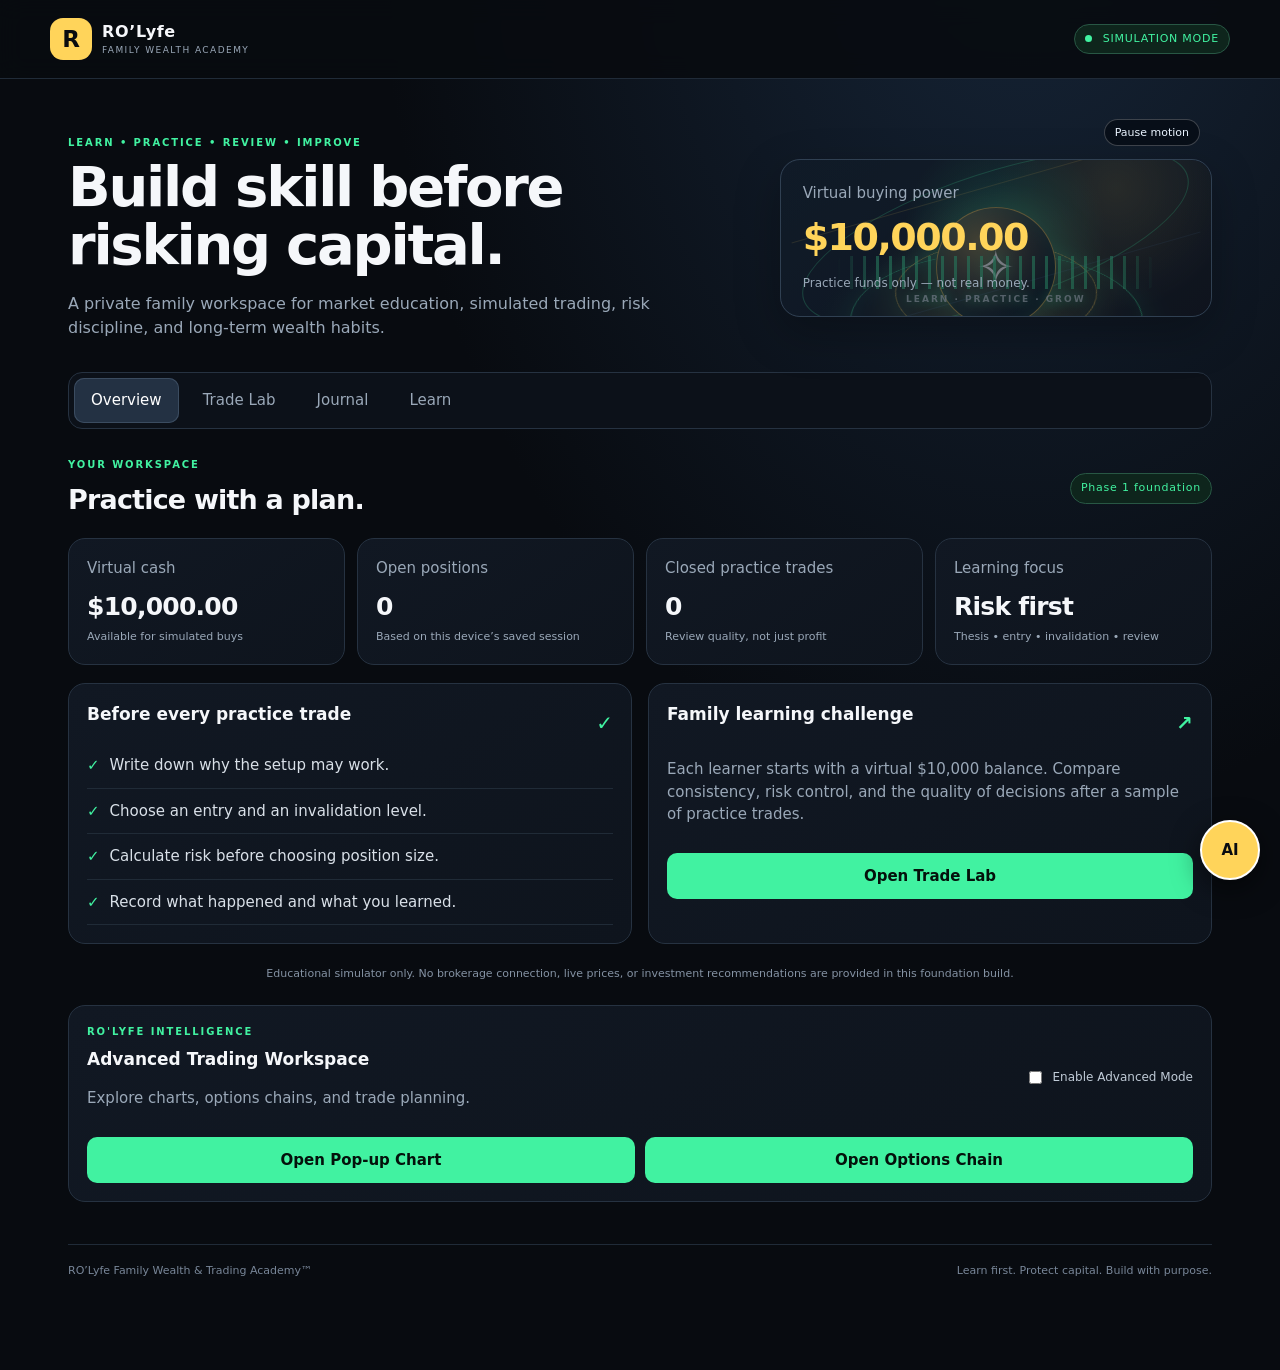
<file: index.html>
<!doctype html>
<html lang="en">
<head>
  <meta charset="utf-8">
  <meta name="viewport" content="width=device-width, initial-scale=1">
  <meta name="theme-color" content="#080b10">
  <title>RO’Lyfe Family Wealth & Trading Academy™</title>
  <link rel="stylesheet" href="css/styles.css">
  <link rel="stylesheet" href="rol-engine-identity.css?v=20261113-1">
  <script src="https://rolrichman.github.io/rolyfe-personal-trading-desk/shared/rolyfe-global-tools.js?v=20261115-5" defer></script>
<script src="https://rolrichman.github.io/rolyfe-personal-trading-desk/shared/atlas-local.js?v=20261115-3" defer></script>
<script src="https://rolrichman.github.io/rolyfe-personal-trading-desk/shared/atlas-universal.js?v=20261115-2" defer></script>
</head>
<body>
  <header class="topbar">
    <a class="brand" href="#" aria-label="RO’Lyfe Academy home">
      <span class="brand-mark">R</span>
      <span><strong>RO’Lyfe</strong><small>FAMILY WEALTH ACADEMY</small></span>
    </a>
    <span class="mode-pill"><span class="dot"></span> SIMULATION MODE</span>
  </header>

  <main class="shell">
    <section class="hero rol-engine-hero" data-rol-engine="wealth">
      <div>
        <p class="eyebrow">LEARN • PRACTICE • REVIEW • IMPROVE</p>
        <h1>Build skill before risking capital.</h1>
        <p class="hero-copy">A private family workspace for market education, simulated trading, risk discipline, and long-term wealth habits.</p>
      </div>
      <div class="hero-card"><div class="rol-engine-visual" aria-hidden="true"><span class="rol-visual-halo"></span><span class="rol-visual-ring"></span><span class="rol-visual-ring ring-two"></span><span class="rol-visual-core" data-mark="✧"></span><span class="rol-visual-signal"></span><span class="rol-visual-caption">LEARN · PRACTICE · GROW</span></div>
        <span class="muted">Virtual buying power</span>
        <strong id="balanceDisplay">$10,000.00</strong>
        <span class="small-note">Practice funds only — not real money.</span>
      </div>
    <button class="rol-motion-toggle" type="button" data-rol-motion-toggle aria-pressed="false">Pause motion</button>
</section>

    <nav class="tabs" aria-label="Main sections">
      <button class="tab active" data-view="overview">Overview</button>
      <button class="tab" data-view="simulator">Trade Lab</button>
      <button class="tab" data-view="journal">Journal</button>
      <button class="tab" data-view="learn">Learn</button>
    </nav>

    <section class="view active" id="view-overview">
      <div class="section-heading">
        <div><p class="eyebrow">YOUR WORKSPACE</p><h2>Practice with a plan.</h2></div>
        <span class="tag">Phase 1 foundation</span>
      </div>
      <div class="metric-grid">
        <article class="metric-card"><span class="muted">Virtual cash</span><strong id="cashMetric">$10,000.00</strong><small>Available for simulated buys</small></article>
        <article class="metric-card"><span class="muted">Open positions</span><strong id="positionsMetric">0</strong><small>Based on this device’s saved session</small></article>
        <article class="metric-card"><span class="muted">Closed practice trades</span><strong id="tradesMetric">0</strong><small>Review quality, not just profit</small></article>
        <article class="metric-card"><span class="muted">Learning focus</span><strong>Risk first</strong><small>Thesis • entry • invalidation • review</small></article>
      </div>

      <div class="two-col">
        <article class="panel">
          <div class="panel-title"><h3>Before every practice trade</h3><span class="icon">✓</span></div>
          <ul class="checklist">
            <li>Write down why the setup may work.</li>
            <li>Choose an entry and an invalidation level.</li>
            <li>Calculate risk before choosing position size.</li>
            <li>Record what happened and what you learned.</li>
          </ul>
        </article>
        <article class="panel">
          <div class="panel-title"><h3>Family learning challenge</h3><span class="icon">↗</span></div>
          <p class="muted">Each learner starts with a virtual $10,000 balance. Compare consistency, risk control, and the quality of decisions after a sample of practice trades.</p>
          <button class="primary-btn" data-jump="simulator">Open Trade Lab</button>
        </article>
      </div>
      <p class="disclaimer">Educational simulator only. No brokerage connection, live prices, or investment recommendations are provided in this foundation build.</p>
    </section>

    <section class="view" id="view-simulator">
      <div class="section-heading"><div><p class="eyebrow">VIRTUAL EXECUTION</p><h2>Trade Lab</h2></div><span class="tag">No real orders</span></div>
      <div class="two-col">
        <article class="panel">
          <h3>Record a simulated stock trade</h3>
          <form id="tradeForm">
            <label for="symbol">Ticker symbol</label>
            <input id="symbol" name="symbol" placeholder="e.g. AAPL" maxlength="10" required>
            <div class="field-row">
              <div><label for="side">Action</label><select id="side"><option value="buy">Buy / Open long</option><option value="sell">Sell / Close position</option></select></div>
              <div><label for="shares">Shares</label><input id="shares" type="number" min="1" step="1" value="1" required></div>
            </div>
            <label for="price">Practice price ($)</label>
            <input id="price" type="number" min="0.01" step="0.01" placeholder="Enter a hypothetical price" required>
            <div class="field-row">
              <div><label for="stop">Invalidation / stop ($)</label><input id="stop" type="number" min="0.01" step="0.01" placeholder="Optional"></div>
              <div><label for="riskPct">Risk budget (%)</label><input id="riskPct" type="number" min="0.1" max="5" step="0.1" value="1"></div>
            </div>
            <label for="thesis">Trade thesis and plan</label>
            <textarea id="thesis" rows="3" placeholder="What is the setup? What would prove the idea wrong?"></textarea>
            <div class="risk-preview" id="riskPreview">Enter a price and stop to preview estimated risk.</div>
            <button class="primary-btn" type="submit">Record simulated trade</button>
          </form>
        </article>
        <article class="panel">
          <h3>Open practice positions</h3>
          <div id="positionsList" class="empty-state">No open positions yet. Record a simulated buy to begin.</div>
          <div class="rule-box"><strong>Simulation rule</strong><p>This starter uses manually entered hypothetical prices. It does not fetch market data and does not send orders to a broker.</p></div>
        </article>
      </div>
    </section>

    <section class="view" id="view-journal">
      <div class="section-heading"><div><p class="eyebrow">REFLECTION LOOP</p><h2>Trade Journal</h2></div><span class="tag">Saved on this device</span></div>
      <div class="two-col">
        <article class="panel">
          <h3>Daily notes</h3>
          <label for="dailyNotes">What did you learn today?</label>
          <textarea id="dailyNotes" rows="8" placeholder="Market observations, mistakes, good decisions, questions..."></textarea>
          <button id="saveNotes" class="primary-btn" type="button">Save journal notes</button>
          <p class="small-note" id="saveStatus">Notes are stored locally in this browser only.</p>
        </article>
        <article class="panel">
          <h3>Trade history</h3>
          <div id="historyList" class="empty-state">No practice trades recorded yet.</div>
          <button id="resetData" class="danger-btn" type="button">Reset local practice data</button>
        </article>
      </div>
    </section>

    <section class="view" id="view-learn">
      <div class="section-heading"><div><p class="eyebrow">LEARNING CENTER</p><h2>Core lessons</h2></div><span class="tag">Starter curriculum</span></div>
      <div class="lesson-grid">
        <article class="lesson-card"><span class="lesson-num">01</span><h3>Investing vs. trading</h3><p>Understand time horizon, ownership, speculation, and why they should not be confused.</p><span class="lesson-status">Start here</span></article>
        <article class="lesson-card"><span class="lesson-num">02</span><h3>Position sizing</h3><p>Estimate potential loss before deciding how many shares to practice with.</p><span class="lesson-status">Risk basics</span></article>
        <article class="lesson-card"><span class="lesson-num">03</span><h3>Entry and invalidation</h3><p>Define the idea, the entry condition, and the price or condition that disproves it.</p><span class="lesson-status">Plan the trade</span></article>
        <article class="lesson-card"><span class="lesson-num">04</span><h3>Review without hindsight</h3><p>Record the plan before the outcome, then assess whether you followed your rules.</p><span class="lesson-status">Build consistency</span></article>
      </div>
      <div class="rule-box"><strong>Next phases</strong><p>Historical replay with licensed data, options simulation, family learner accounts, shared progress, and eventual connection to the RO’Lyfe Tactical Intelligence Center will be added only after the foundation is tested.</p></div>
    </section>
    <!-- RO'Lyfe Advanced Mode -->
<section class="panel advanced-toolbar">
  <div>
    <p class="eyebrow">RO'LYFE INTELLIGENCE</p>
    <h3>Advanced Trading Workspace</h3>
    <p class="muted">Explore charts, options chains, and trade planning.</p>
  </div>
  <label class="advanced-toggle">
    <input type="checkbox" id="advancedMode">
    Enable Advanced Mode
  </label>
  <div class="advanced-actions">
    <button class="primary-btn" id="openChart" type="button">Open Pop-up Chart</button>
    <button class="primary-btn" id="openOptions" type="button">Open Options Chain</button>
  </div>
</section>

<!-- Floating AI helper -->
<button id="aiLauncher" class="ai-launcher" type="button"
  aria-label="Open RO'Lyfe AI assistant">AI</button>

<section id="aiPanel" class="ai-panel" hidden>
  <div class="ai-header">
    <strong>RO'Lyfe AI Assistant</strong>
    <button id="closeAI" type="button" aria-label="Close assistant">×</button>
  </div>
  <p class="small-note">Educational helper — not financial advice.</p>
  <div id="aiMessages" class="ai-messages" aria-live="polite">
    <p><strong>RO'Lyfe AI:</strong> Ask about risk, position sizing, chart patterns, or your trading journal.</p>
  </div>
  <form id="aiForm">
    <input id="aiQuestion" placeholder="Ask a trading question..." required>
    <button class="primary-btn" type="submit">Ask</button>
  </form>
</section>

<!-- Chart pop-up -->
<dialog id="chartDialog" class="chart-dialog">
  <div class="dialog-heading">
    <h3>Chart Workspace</h3>
    <button id="closeChart" type="button">Close</button>
  </div>
  <label for="chartSymbol">Ticker symbol</label>
  <input id="chartSymbol" value="SPY" maxlength="12">
  <label for="chartTimeframe">Timeframe</label>
  <select id="chartTimeframe">
    <option value="1D">1 Day</option>
    <option value="5D">5 Days</option>
    <option value="1M">1 Month</option>
    <option value="6M">6 Months</option>
    <option value="1Y">1 Year</option>
  </select>
  <button id="loadChart" class="primary-btn" type="button">Load External Chart</button>
  <p class="small-note">The chart opens an external website. Availability and data are controlled by that provider.</p>
</dialog>

<!-- Advanced options -->
<section id="advancedPanel" class="panel advanced-panel" hidden>
  <h3>Advanced Practice Tools</h3>
  <p>Review your planned entry, invalidation level, position size, and maximum hypothetical risk before recording a practice trade.</p>
  <p class="small-note">Options are not simulated in this version. Review an external options chain for educational purposes only.</p>
</section>
    <footer><span>RO’Lyfe Family Wealth & Trading Academy™</span><span>Learn first. Protect capital. Build with purpose.</span></footer>
  </main>
  <script src="js/app.js"></script>
  <script src="js/advanced-ui.js"></script>
<script>(()=>{const root=document.documentElement;document.querySelectorAll('[data-rol-motion-toggle]').forEach(button=>button.addEventListener('click',()=>{const paused=root.classList.toggle('rol-motion-paused');button.setAttribute('aria-pressed',String(paused));button.textContent=paused?'Resume motion':'Pause motion';}));})();</script>

<script>
(() => {
  const SUPABASE_URL = "https://ykmdyfbklvuoseqdjnxy.supabase.co";
  const SUPABASE_ANON = "eyJhbGciOiJIUzI1NiIsInR5cCI6IkpXVCJ9.eyJpc3MiOiJzdXBhYmFzZSIsInJlZiI6InlrbWR5ZmJrbHZ1b3NlcWRqbnh5Iiwicm9sZSI6ImFub24iLCJpYXQiOjE3OTI3ODk5OTQsImV4cCI6MjEwODM2NTk5NH0._YEZj2GSnPcLGXmwgj98V_JzXdJIhTmOFoAH9BSia2I";
  const $ = id => document.getElementById(id);
  const messages = $("aiMessages");
  function appendMessage(role, text) {
    const p=document.createElement("p");
    p.className=role==="assistant"?"ai-response":"ai-question";
    p.textContent=(role==="assistant"?"RO’Lyfe AI: ":"You: ")+text;
    messages.appendChild(p);
    messages.scrollTop=messages.scrollHeight;
    return p;
  }
  $("aiLauncher")?.addEventListener("click",()=>{$("aiPanel").hidden=false;});
  $("closeAI")?.addEventListener("click",()=>{$("aiPanel").hidden=true;});
  $("aiForm")?.addEventListener("submit",async event=>{
    event.preventDefault();
    const question=$("aiQuestion").value.trim();
    if(!question)return;
    $("aiQuestion").value="";
    appendMessage("user",question);
    const pending=appendMessage("assistant","Reviewing the practice account and current learning context…");
    const button=$("aiForm").querySelector("button[type=submit]");
    button.disabled=true;
    try{
      const positions=Array.isArray(window.rolyfeAcademyState?.positions)?window.rolyfeAcademyState.positions:[];
      const context=[
        "RO’Lyfe Family Wealth & Trading Academy.",
        "This is a local educational simulator with a virtual starting balance of $10,000.",
        "The app uses manually entered hypothetical prices, no live data, and no brokerage execution.",
        "Current virtual cash: "+($("cashMetric")?.textContent||"not available")+".",
        "Open simulated positions: "+(positions.length?JSON.stringify(positions):"No positions supplied."),
        "Current ticker: "+($("symbol")?.value||"not selected")+".",
        "Current hypothetical price: "+($("price")?.value||"not supplied")+".",
        "Current stop/invalidation: "+($("stop")?.value||"not supplied")+".",
        "Planned shares: "+($("shares")?.value||"not supplied")+".",
        "Risk budget: "+($("riskPct")?.value||"not supplied")+"%.",
        "No actual holdings or real account balances are connected."
      ].join("\n");
      const language=window.ROLyfeLanguage?.name||localStorage.getItem("rolyfe-ui-language")||"English";
      const response=await fetch(SUPABASE_URL+"/functions/v1/rol-trading-ai",{
        method:"POST",
        headers:{apikey:SUPABASE_ANON,Authorization:"Bearer "+SUPABASE_ANON,"Content-Type":"application/json",Accept:"application/json"},
        body:JSON.stringify({action:"analyze",question,context,sidekickMode:"coach",language}),
        cache:"no-store"
      });
      const payload=await response.json().catch(()=>({}));
      if(!response.ok||!payload.answer)throw new Error(payload.error||"The RO’Lyfe AI service is unavailable.");
      pending.textContent="RO’Lyfe AI: "+payload.answer;
      if(typeof window.ROLyfeSpeak==="function")window.ROLyfeSpeak(payload.answer);
    }catch(error){pending.textContent="RO’Lyfe AI: "+(error.message||"Unable to connect to the AI service.");}
    finally{button.disabled=false;}
  });
  window.addEventListener("rol-global-symbol-change",event=>{
    const raw=String(event.detail?.symbol||"").toUpperCase();
    if(!raw)return;
    const clean=raw.split(":").pop().replace(/-USD$/,"");
    if($("symbol"))$("symbol").value=clean;
    if($("chartSymbol"))$("chartSymbol").value=clean;
  });
  window.addEventListener("rol-language-change",event=>{
    const language=event.detail?.language?.label||event.detail?.language?.name;
    if(language&&$("aiQuestion"))$("aiQuestion").placeholder="Ask a trading question · "+language+"…";
  });
})();
</script>

</body>
</html>
</file>
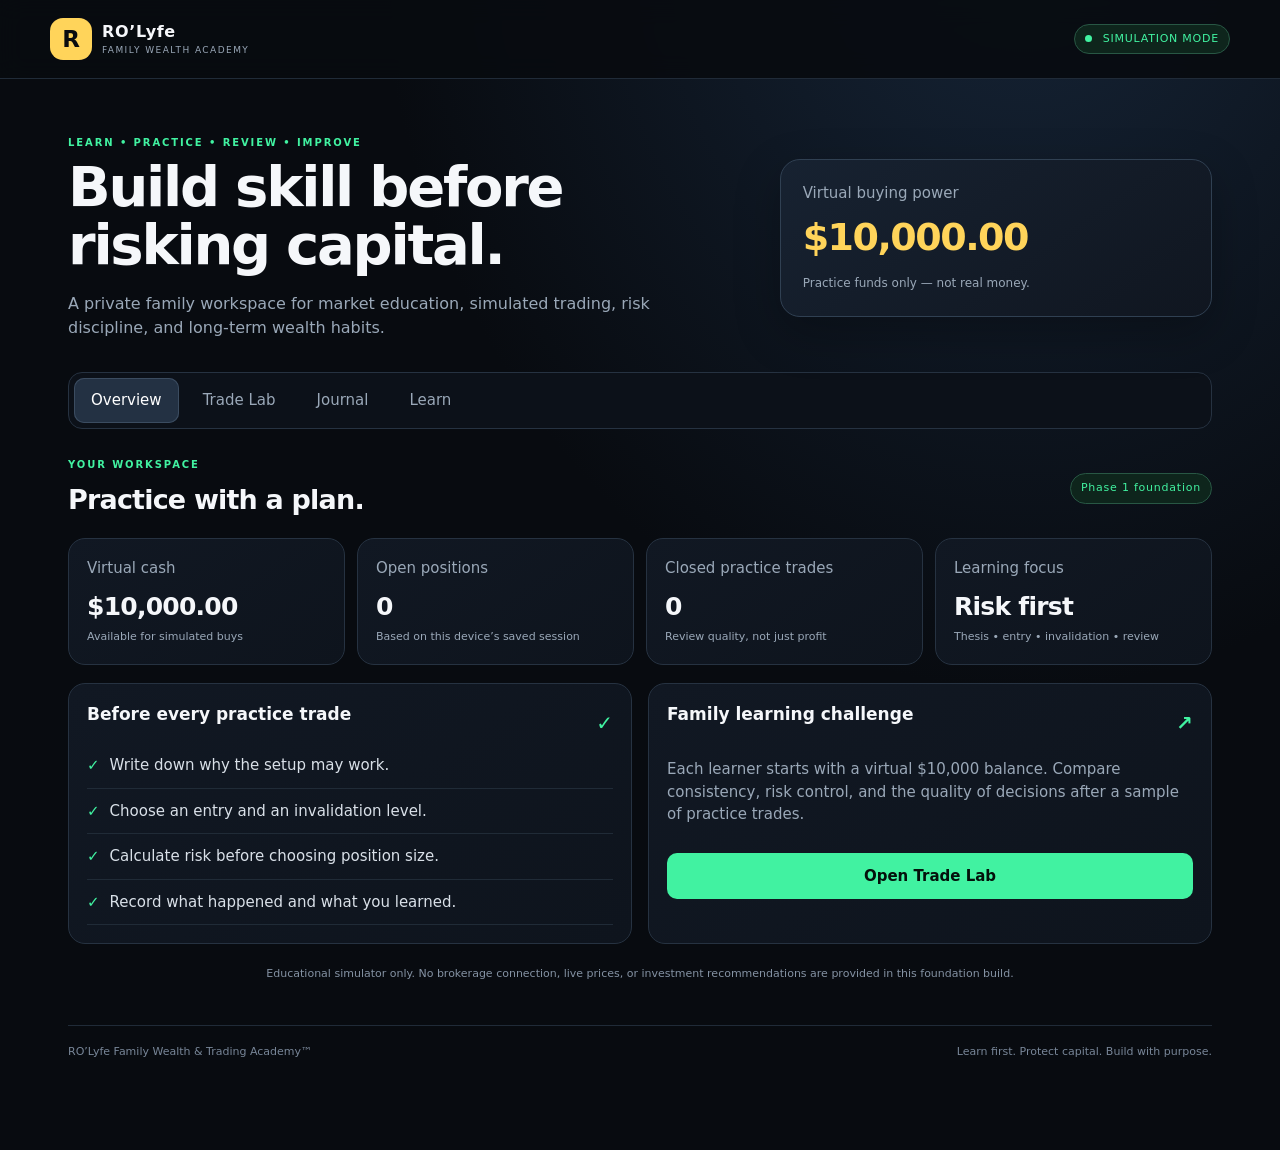
<file: index (9).html>
<!doctype html>
<html lang="en">
<head>
  <meta charset="utf-8">
  <meta name="viewport" content="width=device-width, initial-scale=1">
  <meta name="theme-color" content="#080b10">
  <title>RO’Lyfe Family Wealth & Trading Academy™</title>
  <link rel="stylesheet" href="css/styles.css">
</head>
<body>
  <header class="topbar">
    <a class="brand" href="#" aria-label="RO’Lyfe Academy home">
      <span class="brand-mark">R</span>
      <span><strong>RO’Lyfe</strong><small>FAMILY WEALTH ACADEMY</small></span>
    </a>
    <span class="mode-pill"><span class="dot"></span> SIMULATION MODE</span>
  </header>

  <main class="shell">
    <section class="hero">
      <div>
        <p class="eyebrow">LEARN • PRACTICE • REVIEW • IMPROVE</p>
        <h1>Build skill before risking capital.</h1>
        <p class="hero-copy">A private family workspace for market education, simulated trading, risk discipline, and long-term wealth habits.</p>
      </div>
      <div class="hero-card">
        <span class="muted">Virtual buying power</span>
        <strong id="balanceDisplay">$10,000.00</strong>
        <span class="small-note">Practice funds only — not real money.</span>
      </div>
    </section>

    <nav class="tabs" aria-label="Main sections">
      <button class="tab active" data-view="overview">Overview</button>
      <button class="tab" data-view="simulator">Trade Lab</button>
      <button class="tab" data-view="journal">Journal</button>
      <button class="tab" data-view="learn">Learn</button>
    </nav>

    <section class="view active" id="view-overview">
      <div class="section-heading">
        <div><p class="eyebrow">YOUR WORKSPACE</p><h2>Practice with a plan.</h2></div>
        <span class="tag">Phase 1 foundation</span>
      </div>
      <div class="metric-grid">
        <article class="metric-card"><span class="muted">Virtual cash</span><strong id="cashMetric">$10,000.00</strong><small>Available for simulated buys</small></article>
        <article class="metric-card"><span class="muted">Open positions</span><strong id="positionsMetric">0</strong><small>Based on this device’s saved session</small></article>
        <article class="metric-card"><span class="muted">Closed practice trades</span><strong id="tradesMetric">0</strong><small>Review quality, not just profit</small></article>
        <article class="metric-card"><span class="muted">Learning focus</span><strong>Risk first</strong><small>Thesis • entry • invalidation • review</small></article>
      </div>

      <div class="two-col">
        <article class="panel">
          <div class="panel-title"><h3>Before every practice trade</h3><span class="icon">✓</span></div>
          <ul class="checklist">
            <li>Write down why the setup may work.</li>
            <li>Choose an entry and an invalidation level.</li>
            <li>Calculate risk before choosing position size.</li>
            <li>Record what happened and what you learned.</li>
          </ul>
        </article>
        <article class="panel">
          <div class="panel-title"><h3>Family learning challenge</h3><span class="icon">↗</span></div>
          <p class="muted">Each learner starts with a virtual $10,000 balance. Compare consistency, risk control, and the quality of decisions after a sample of practice trades.</p>
          <button class="primary-btn" data-jump="simulator">Open Trade Lab</button>
        </article>
      </div>
      <p class="disclaimer">Educational simulator only. No brokerage connection, live prices, or investment recommendations are provided in this foundation build.</p>
    </section>

    <section class="view" id="view-simulator">
      <div class="section-heading"><div><p class="eyebrow">VIRTUAL EXECUTION</p><h2>Trade Lab</h2></div><span class="tag">No real orders</span></div>
      <div class="two-col">
        <article class="panel">
          <h3>Record a simulated stock trade</h3>
          <form id="tradeForm">
            <label for="symbol">Ticker symbol</label>
            <input id="symbol" name="symbol" placeholder="e.g. AAPL" maxlength="10" required>
            <div class="field-row">
              <div><label for="side">Action</label><select id="side"><option value="buy">Buy / Open long</option><option value="sell">Sell / Close position</option></select></div>
              <div><label for="shares">Shares</label><input id="shares" type="number" min="1" step="1" value="1" required></div>
            </div>
            <label for="price">Practice price ($)</label>
            <input id="price" type="number" min="0.01" step="0.01" placeholder="Enter a hypothetical price" required>
            <div class="field-row">
              <div><label for="stop">Invalidation / stop ($)</label><input id="stop" type="number" min="0.01" step="0.01" placeholder="Optional"></div>
              <div><label for="riskPct">Risk budget (%)</label><input id="riskPct" type="number" min="0.1" max="5" step="0.1" value="1"></div>
            </div>
            <label for="thesis">Trade thesis and plan</label>
            <textarea id="thesis" rows="3" placeholder="What is the setup? What would prove the idea wrong?"></textarea>
            <div class="risk-preview" id="riskPreview">Enter a price and stop to preview estimated risk.</div>
            <button class="primary-btn" type="submit">Record simulated trade</button>
          </form>
        </article>
        <article class="panel">
          <h3>Open practice positions</h3>
          <div id="positionsList" class="empty-state">No open positions yet. Record a simulated buy to begin.</div>
          <div class="rule-box"><strong>Simulation rule</strong><p>This starter uses manually entered hypothetical prices. It does not fetch market data and does not send orders to a broker.</p></div>
        </article>
      </div>
    </section>

    <section class="view" id="view-journal">
      <div class="section-heading"><div><p class="eyebrow">REFLECTION LOOP</p><h2>Trade Journal</h2></div><span class="tag">Saved on this device</span></div>
      <div class="two-col">
        <article class="panel">
          <h3>Daily notes</h3>
          <label for="dailyNotes">What did you learn today?</label>
          <textarea id="dailyNotes" rows="8" placeholder="Market observations, mistakes, good decisions, questions..."></textarea>
          <button id="saveNotes" class="primary-btn" type="button">Save journal notes</button>
          <p class="small-note" id="saveStatus">Notes are stored locally in this browser only.</p>
        </article>
        <article class="panel">
          <h3>Trade history</h3>
          <div id="historyList" class="empty-state">No practice trades recorded yet.</div>
          <button id="resetData" class="danger-btn" type="button">Reset local practice data</button>
        </article>
      </div>
    </section>

    <section class="view" id="view-learn">
      <div class="section-heading"><div><p class="eyebrow">LEARNING CENTER</p><h2>Core lessons</h2></div><span class="tag">Starter curriculum</span></div>
      <div class="lesson-grid">
        <article class="lesson-card"><span class="lesson-num">01</span><h3>Investing vs. trading</h3><p>Understand time horizon, ownership, speculation, and why they should not be confused.</p><span class="lesson-status">Start here</span></article>
        <article class="lesson-card"><span class="lesson-num">02</span><h3>Position sizing</h3><p>Estimate potential loss before deciding how many shares to practice with.</p><span class="lesson-status">Risk basics</span></article>
        <article class="lesson-card"><span class="lesson-num">03</span><h3>Entry and invalidation</h3><p>Define the idea, the entry condition, and the price or condition that disproves it.</p><span class="lesson-status">Plan the trade</span></article>
        <article class="lesson-card"><span class="lesson-num">04</span><h3>Review without hindsight</h3><p>Record the plan before the outcome, then assess whether you followed your rules.</p><span class="lesson-status">Build consistency</span></article>
      </div>
      <div class="rule-box"><strong>Next phases</strong><p>Historical replay with licensed data, options simulation, family learner accounts, shared progress, and eventual connection to the RO’Lyfe Tactical Intelligence Center will be added only after the foundation is tested.</p></div>
    </section>
    <footer><span>RO’Lyfe Family Wealth & Trading Academy™</span><span>Learn first. Protect capital. Build with purpose.</span></footer>
  </main>
  <script src="js/app.js"></script>
</body>
</html>
</file>
<file: css/styles.css>
:root{--bg:#080b10;--panel:#111823;--panel2:#0d131c;--line:#263241;--text:#f5f7fa;--muted:#9aa8b8;--gold:#ffd45a;--green:#41f2a1;--red:#ff646e;--blue:#76baff}
*{box-sizing:border-box}html{scroll-behavior:smooth}body{margin:0;background:radial-gradient(ellipse at 80% -10%,#162538 0,transparent 45%),var(--bg);color:var(--text);font:15px/1.5 Inter,ui-sans-serif,system-ui,-apple-system,BlinkMacSystemFont,"Segoe UI",sans-serif}
button,input,textarea,select{font:inherit}button{cursor:pointer}.topbar{display:flex;align-items:center;justify-content:space-between;gap:16px;padding:18px max(18px,calc((100vw - 1180px)/2));border-bottom:1px solid #202b38;background:#080b10e8;position:sticky;top:0;z-index:5;backdrop-filter:blur(12px)}
.brand{display:flex;gap:10px;align-items:center;color:var(--text);text-decoration:none}.brand-mark{display:grid;place-items:center;width:42px;height:42px;border-radius:13px;background:var(--gold);color:#0a0c0f;font-size:23px;font-weight:900}.brand strong,.brand small{display:block}.brand strong{font-size:16px;letter-spacing:.04em}.brand small{font-size:9px;color:var(--muted);letter-spacing:.16em}
.mode-pill,.tag{border:1px solid #285744;color:var(--green);background:#0e251c;padding:6px 10px;border-radius:999px;font-size:11px;letter-spacing:.07em;white-space:nowrap}.dot{display:inline-block;width:7px;height:7px;border-radius:50%;background:var(--green);margin-right:6px}
.shell{max-width:1180px;margin:auto;padding:28px 18px 90px}.hero{display:grid;grid-template-columns:1.6fr 1fr;gap:20px;align-items:center;padding:28px 0 32px}.eyebrow{font-size:10px;letter-spacing:.19em;color:var(--green);font-weight:800;margin:0 0 8px}.hero h1{font-size:clamp(32px,5vw,56px);line-height:1.04;letter-spacing:-.04em;max-width:680px;margin:0}.hero-copy{color:var(--muted);max-width:620px;margin:18px 0 0;font-size:16px}.hero-card{background:linear-gradient(145deg,#172231,#101620);border:1px solid #304052;border-radius:20px;padding:22px;box-shadow:0 16px 45px #0004}.hero-card strong{display:block;font-size:clamp(28px,4vw,38px);letter-spacing:-.04em;color:var(--gold);margin:5px 0}.muted,.small-note{color:var(--muted)}.small-note{font-size:12px}.tabs{display:flex;gap:7px;overflow:auto;padding:5px;border:1px solid var(--line);background:#0c1119;border-radius:14px;margin-bottom:28px}.tab{border:0;color:var(--muted);background:transparent;padding:11px 17px;border-radius:10px;white-space:nowrap}.tab.active{background:#233143;color:#fff;box-shadow:inset 0 0 0 1px #3b4c60}.view{display:none}.view.active{display:block}.section-heading{display:flex;align-items:center;justify-content:space-between;gap:12px;margin:0 0 18px}.section-heading h2{font-size:27px;letter-spacing:-.03em;margin:0}.metric-grid{display:grid;grid-template-columns:repeat(4,minmax(0,1fr));gap:12px;margin-bottom:18px}.metric-card,.panel,.lesson-card{background:linear-gradient(145deg,var(--panel),#0e141d);border:1px solid var(--line);border-radius:17px;padding:18px;min-width:0}.metric-card strong{display:block;font-size:25px;margin:8px 0 4px;letter-spacing:-.03em}.metric-card small{display:block;color:var(--muted);font-size:11px}.two-col{display:grid;grid-template-columns:1fr 1fr;gap:16px}.panel h3{font-size:17px;margin:0 0 16px}.panel-title{display:flex;align-items:center;justify-content:space-between}.icon{color:var(--green);font-weight:900;font-size:20px}.checklist{list-style:none;padding:0;margin:0}.checklist li{padding:11px 0;border-bottom:1px solid #202b37;color:#d9e0e8}.checklist li:before{content:"✓";color:var(--green);font-weight:900;margin-right:10px}.primary-btn,.danger-btn{border:0;border-radius:10px;padding:12px 15px;font-weight:800;margin-top:12px;width:100%}.primary-btn{background:var(--green);color:#04110b}.primary-btn:hover{filter:brightness(1.08)}.danger-btn{background:#35191d;color:#ffadb2;border:1px solid #6c2d34}.disclaimer{font-size:11px;color:#8492a3;text-align:center;margin:22px 0}.field-row{display:grid;grid-template-columns:1fr 1fr;gap:12px}label{display:block;font-size:12px;color:#c0cbd7;margin:12px 0 6px}input,textarea,select{width:100%;background:#080d14;border:1px solid #2a3747;border-radius:9px;color:var(--text);padding:11px 12px;outline:none}input:focus,textarea:focus,select:focus{border-color:var(--green);box-shadow:0 0 0 3px #41f2a11a}textarea{resize:vertical}.risk-preview,.rule-box{margin-top:14px;background:#0b1714;border:1px solid #254638;border-radius:12px;padding:13px;color:#b8e9d2;font-size:13px}.rule-box{background:#111823;border-color:#293747;color:var(--muted)}.rule-box strong{color:var(--text)}.rule-box p{margin:6px 0 0}.empty-state{padding:16px;border:1px dashed #344252;border-radius:12px;color:var(--muted);font-size:13px}.position,.history-item{padding:12px 0;border-bottom:1px solid #25303d}.position strong,.history-item strong{display:block}.position small,.history-item small{color:var(--muted)}.lesson-grid{display:grid;grid-template-columns:repeat(4,1fr);gap:12px}.lesson-num{color:var(--green);font-weight:900;font-size:12px;letter-spacing:.12em}.lesson-card h3{font-size:17px;margin:13px 0 7px}.lesson-card p{font-size:13px;color:var(--muted);min-height:76px}.lesson-status{font-size:11px;color:var(--gold)}footer{display:flex;justify-content:space-between;gap:12px;color:#788698;font-size:11px;border-top:1px solid #202b38;padding-top:18px;margin-top:42px}
@media(max-width:760px){.topbar{padding:12px 14px}.brand-mark{width:36px;height:36px}.brand small{font-size:8px}.mode-pill{font-size:9px;padding:5px 7px}.shell{padding:20px 13px 80px}.hero{grid-template-columns:1fr;padding:18px 0 24px;gap:16px}.hero-card{padding:17px}.metric-grid{grid-template-columns:repeat(2,minmax(0,1fr));gap:9px}.metric-card{padding:14px}.metric-card strong{font-size:21px}.two-col{grid-template-columns:1fr}.lesson-grid{grid-template-columns:1fr 1fr}.lesson-card{padding:14px}.lesson-card p{min-height:0}.section-heading h2{font-size:23px}.tag{font-size:9px}.tabs{margin-bottom:22px}.tab{padding:10px 13px}.field-row{gap:9px}footer{flex-direction:column}}
@media(max-width:390px){.mode-pill{max-width:120px;white-space:normal;text-align:center}.lesson-grid{grid-template-columns:1fr}.metric-card strong{font-size:19px}}

/* Advanced workspace styles restored alongside the Phase 1 foundation. */
/* Advanced workspace */
.advanced-toolbar{margin:0 0 22px;display:grid;grid-template-columns:1fr auto;gap:12px;align-items:center}
.advanced-toolbar h3{margin:0 0 5px}
.advanced-toggle{display:flex;align-items:center;gap:8px}
.advanced-toggle input{width:auto}
.advanced-actions{display:flex;gap:10px;grid-column:1/-1}
.advanced-actions button{width:auto;flex:1;margin:0}
.advanced-panel{margin:16px 0}
.ai-launcher{position:fixed;right:20px;bottom:20px;z-index:1000;width:60px;height:60px;border:2px solid #fff;border-radius:50%;background:#ffd45a;color:#080b10;font-weight:900;box-shadow:0 8px 28px #0008}
.ai-panel{position:fixed;right:20px;bottom:92px;z-index:1001;width:min(360px,calc(100vw - 28px));max-height:70vh;overflow:auto;background:#111823;border:1px solid #344252;border-radius:16px;padding:15px;box-shadow:0 15px 45px #000b}
.ai-header,.dialog-heading{display:flex;justify-content:space-between;align-items:center;gap:10px}
.ai-header button,.dialog-heading button{background:#263241;color:white;border:0;border-radius:8px;padding:7px 11px}
.ai-messages{font-size:13px;line-height:1.5;max-height:260px;overflow:auto}
.ai-panel form{display:flex;gap:8px;align-items:center}
.ai-panel form input{min-width:0}
.ai-panel form button{width:auto;white-space:nowrap;margin:0}
.chart-dialog{width:min(520px,calc(100vw - 28px));background:#111823;color:#f5f7fa;border:1px solid #344252;border-radius:16px;padding:20px}
.chart-dialog::backdrop{background:#000b;backdrop-filter:blur(3px)}
.chart-dialog label{margin-top:12px}
.chart-dialog button{margin-top:12px}
@media(max-width:600px){.advanced-toolbar{grid-template-columns:1fr}.advanced-actions{flex-direction:column}.advanced-actions button{width:100%}.ai-launcher{right:14px;bottom:14px;width:54px;height:54px}.ai-panel{right:14px;bottom:78px}}
</file>
<file: rol-engine-identity.css>
/* RO'Lyfe engine identity — contained hero visuals, never a full-page background. */
.rol-engine-hero{position:relative;isolation:isolate}
.rol-engine-hero> :not(.rol-engine-visual):not(.rol-motion-toggle),
.rol-engine-hero .hero-art> :not(.rol-engine-visual),
.rol-engine-hero .hero-panel> :not(.rol-engine-visual),
.rol-engine-hero .hero-card> :not(.rol-engine-visual){position:relative;z-index:1}
.rol-engine-hero .hero-art,.rol-engine-hero .hero-panel,.rol-engine-hero .hero-card{position:relative;isolation:isolate;overflow:hidden}
.rol-engine-visual{position:absolute;inset:0;z-index:0;overflow:hidden;pointer-events:none;border-radius:inherit;opacity:.94;
  background:radial-gradient(circle at 52% 45%,color-mix(in srgb,var(--rol-a) 35%,transparent),transparent 42%),
             radial-gradient(circle at 78% 18%,color-mix(in srgb,var(--rol-b) 23%,transparent),transparent 34%),
             linear-gradient(140deg,#09121d 0%,#0c1621 58%,#10121b 100%)}
.rol-engine-visual:before{content:"";position:absolute;inset:8%;border:1px solid color-mix(in srgb,var(--rol-a) 42%,transparent);border-radius:50%;transform:rotate(-18deg) scaleX(1.12);animation:rol-orbit 26s linear infinite}
.rol-engine-visual:after{content:"";position:absolute;inset:17% 4%;border-top:1px solid color-mix(in srgb,var(--rol-b) 46%,transparent);border-bottom:1px solid color-mix(in srgb,var(--rol-c) 25%,transparent);transform:rotate(-16deg);opacity:.55;animation:rol-drift 9s ease-in-out infinite alternate}
.rol-visual-halo{position:absolute;width:68%;aspect-ratio:1;left:16%;top:10%;border-radius:50%;background:radial-gradient(circle,color-mix(in srgb,var(--rol-b) 26%,transparent),transparent 67%);filter:blur(5px);animation:rol-pulse 4.8s ease-in-out infinite}
.rol-visual-ring{position:absolute;width:68%;aspect-ratio:1;left:16%;top:10%;border:1px solid color-mix(in srgb,var(--rol-a) 70%,transparent);border-radius:50%;box-shadow:0 0 32px color-mix(in srgb,var(--rol-a) 18%,transparent),inset 0 0 24px color-mix(in srgb,var(--rol-a) 12%,transparent);transform:rotateX(62deg) rotateZ(-18deg);animation:rol-orbit 21s linear infinite}
.rol-visual-ring.ring-two{width:47%;left:26.5%;top:20.5%;border-color:color-mix(in srgb,var(--rol-b) 72%,transparent);transform:rotateX(60deg) rotateZ(35deg);animation-duration:15s;animation-direction:reverse}
.rol-visual-core{position:absolute;left:36%;top:30%;width:28%;aspect-ratio:1;display:grid;place-items:center;border-radius:50%;border:1px solid color-mix(in srgb,var(--rol-b) 72%,transparent);background:radial-gradient(circle at 35% 28%,color-mix(in srgb,var(--rol-b) 46%,#172334),#0b1420 70%);box-shadow:0 0 42px color-mix(in srgb,var(--rol-a) 28%,transparent),inset 0 0 22px color-mix(in srgb,var(--rol-a) 18%,transparent);animation:rol-float 5s ease-in-out infinite}
.rol-visual-core:after{content:attr(data-mark);font:800 clamp(22px,4vw,46px)/1 system-ui,sans-serif;color:#fff;text-shadow:0 0 18px var(--rol-a)}
.rol-visual-signal{position:absolute;left:13%;right:13%;bottom:17%;height:21%;opacity:.62;border-radius:8px;background:repeating-linear-gradient(90deg,var(--rol-a) 0 3px,transparent 3px 13px);mask-image:linear-gradient(90deg,transparent,#000 12%,#000 88%,transparent);animation:rol-bars 1.65s ease-in-out infinite alternate}
.rol-visual-caption{position:absolute;left:0;right:0;bottom:7%;text-align:center;color:#eaf4ffb8;font:800 9px/1.2 system-ui,sans-serif;letter-spacing:.22em;text-shadow:0 0 12px var(--rol-a)}
.rol-engine-hero[data-rol-engine="cinema"]{--rol-a:#ff654f;--rol-b:#ffc56a;--rol-c:#9a78ff}
.rol-engine-hero[data-rol-engine="audio"]{--rol-a:#a78bfa;--rol-b:#35d9f2;--rol-c:#fb72c7}
.rol-engine-hero[data-rol-engine="sports"]{--rol-a:#38bdf8;--rol-b:#fb923c;--rol-c:#facc15}
.rol-engine-hero[data-rol-engine="trading"]{--rol-a:#34d399;--rol-b:#7dd3fc;--rol-c:#a3e635}
.rol-engine-hero[data-rol-engine="capital"]{--rol-a:#e8ba62;--rol-b:#82b6e7;--rol-c:#f4dc9a}
.rol-engine-hero[data-rol-engine="gaming"]{--rol-a:#25d879;--rol-b:#e879f9;--rol-c:#69b8ff}
.rol-engine-hero[data-rol-engine="wealth"]{--rol-a:#41f2a1;--rol-b:#ffd45a;--rol-c:#76baff}
.rol-engine-hero[data-rol-engine="sports"] .rol-engine-visual{right:0;left:auto;width:43%;height:100%;border-radius:22px;background:radial-gradient(circle at 50% 50%,#38bdf833,transparent 50%),linear-gradient(135deg,#071c31,#10243b 65%,#171a2a)}
.rol-engine-hero[data-rol-engine="sports"] .rol-visual-signal{width:64%;height:64%;left:18%;right:auto;bottom:18%;border:1px solid #38bdf899;border-radius:50%;background:conic-gradient(from 12deg,transparent 0 68%,#38bdf855 70%,transparent 78%);mask-image:none;animation:rol-orbit 12s linear infinite}
.rol-engine-hero[data-rol-engine="trading"] .rol-visual-signal{height:30%;bottom:18%;clip-path:polygon(0 82%,12% 62%,23% 70%,36% 28%,47% 42%,60% 8%,72% 32%,84% 18%,100% 0,100% 100%,0 100%);background:linear-gradient(180deg,#7dd3fcaa,#34d39922);border-top:2px solid var(--rol-a);border-radius:0;mask-image:none}
.rol-engine-hero[data-rol-engine="capital"] .rol-visual-signal{height:35%;bottom:14%;border-radius:0;mask-image:linear-gradient(90deg,transparent,#000 8%,#000 92%,transparent);background:repeating-linear-gradient(90deg,transparent 0 5%,#e8ba6266 5.2% 6%,transparent 6.2% 10%,#82b6e766 10.2% 11.4%,transparent 11.6% 16%);clip-path:polygon(0 53%,9% 53%,9% 25%,17% 25%,17% 44%,25% 44%,25% 5%,34% 5%,34% 38%,43% 38%,43% 17%,52% 17%,52% 49%,62% 49%,62% 0,71% 0,71% 34%,81% 34%,81% 13%,90% 13%,90% 43%,100% 43%,100% 100%,0 100%);animation:rol-city 5s ease-in-out infinite alternate}
.rol-engine-hero[data-rol-engine="gaming"] .rol-engine-visual{right:2%;left:auto;width:48%;height:88%;border-radius:24px;background:radial-gradient(circle at 50% 45%,#e879f933,transparent 42%),linear-gradient(145deg,#071b17,#111329 68%,#0a1221)}
.rol-engine-hero[data-rol-engine="wealth"] .rol-engine-visual{opacity:.42}
.rol-engine-hero[data-rol-engine="audio"] .rol-visual-signal{height:29%;bottom:16%;background:repeating-linear-gradient(90deg,var(--rol-b) 0 4px,transparent 4px 12px);transform-origin:center;animation:rol-bars 1.05s ease-in-out infinite alternate}
.rol-engine-hero[data-rol-engine="audio"] .rol-visual-core{box-shadow:0 0 48px #a78bfa55,inset 0 0 22px #35d9f244}
.rol-engine-hero[data-rol-engine="cinema"] .rol-visual-core{border-radius:22%;transform:rotate(45deg);background:linear-gradient(145deg,#ffc56a,#6b2534 58%,#111421)}
.rol-engine-hero[data-rol-engine="cinema"] .rol-visual-core:after{transform:rotate(-45deg)}
.rol-engine-hero[data-rol-engine="gaming"] .rol-visual-core{border-radius:28%;transform:rotate(45deg);background:linear-gradient(145deg,#25d879,#26315b 62%,#151326)}
.rol-engine-hero[data-rol-engine="gaming"] .rol-visual-core:after{transform:rotate(-45deg)}
.rol-motion-toggle{position:absolute;z-index:5;right:12px;top:12px;border:1px solid #ffffff38!important;border-radius:999px!important;background:#050b13b8!important;color:#eaf4ff!important;padding:6px 10px!important;font-size:11px!important;line-height:1.2!important;backdrop-filter:blur(10px);cursor:pointer}
.rol-capital-hero{display:grid;grid-template-columns:minmax(0,1fr) minmax(230px,.7fr);gap:20px;align-items:center;position:relative;isolation:isolate;overflow:hidden;margin:18px 0 24px;padding:28px 30px;min-height:210px;border:1px solid #e8ba6244;border-radius:22px;background:linear-gradient(125deg,#111a29,#101521 60%,#181a21);box-shadow:0 18px 52px #0006}
.rol-capital-hero .rol-engine-visual{inset:0 0 0 auto;width:44%;height:100%;border-radius:0;background:radial-gradient(circle at 56% 48%,#e8ba6233,transparent 48%),linear-gradient(140deg,#0e1a2b,#1b1c24)}
.rol-capital-copy{position:relative;z-index:2;max-width:700px}
.rol-capital-copy .eyebrow{margin:0 0 8px;color:#e8ba62;font-size:11px;letter-spacing:.2em;font-weight:800}
.rol-capital-copy h2{margin:0;font-size:clamp(27px,4vw,44px);line-height:1.04;letter-spacing:-.04em;color:#f7f4ec}
.rol-capital-copy p{margin:12px 0 0;max-width:620px;color:#b7c2d0;font-size:14px}
.rol-capital-hero .rol-motion-toggle{top:auto;bottom:10px;right:12px}
.rol-motion-paused .rol-engine-visual,.rol-motion-paused .rol-engine-visual:before,.rol-motion-paused .rol-engine-visual:after,.rol-motion-paused .rol-engine-visual *{animation-play-state:paused!important}
@keyframes rol-orbit{to{transform:rotateX(62deg) rotateZ(342deg)}}
@keyframes rol-drift{from{translate:-2% 0}to{translate:2% 0}}
@keyframes rol-pulse{0%,100%{transform:scale(.92);opacity:.55}50%{transform:scale(1.08);opacity:1}}
@keyframes rol-float{0%,100%{translate:0 0}50%{translate:0 -9px}}
@keyframes rol-bars{from{transform:scaleY(.46);opacity:.35}to{transform:scaleY(1);opacity:.8}}
@keyframes rol-city{from{opacity:.34;transform:translateY(3px)}to{opacity:.8;transform:translateY(-3px)}}
@media(max-width:760px){
 .rol-engine-hero .rol-engine-visual{opacity:.48}
 .rol-engine-hero[data-rol-engine="sports"] .rol-engine-visual,.rol-engine-hero[data-rol-engine="gaming"] .rol-engine-visual{width:54%;height:72%;top:14%}
 .rol-engine-hero[data-rol-engine="sports"] .rol-visual-caption,.rol-engine-hero[data-rol-engine="gaming"] .rol-visual-caption{font-size:7px}
 .rol-engine-hero[data-rol-engine="gaming"] .hero-copy{max-width:72%}
 .rol-capital-hero{grid-template-columns:1fr;padding:23px 18px;min-height:190px}
 .rol-capital-hero .rol-engine-visual{width:58%;opacity:.42}
 .rol-motion-toggle{top:auto;bottom:7px;right:8px;font-size:10px!important}
}
@media(prefers-reduced-motion:reduce){
 .rol-engine-visual,.rol-engine-visual:before,.rol-engine-visual:after,.rol-engine-visual *{animation:none!important;transition:none!important}
 .rol-motion-toggle{display:none!important}
}
</file>
